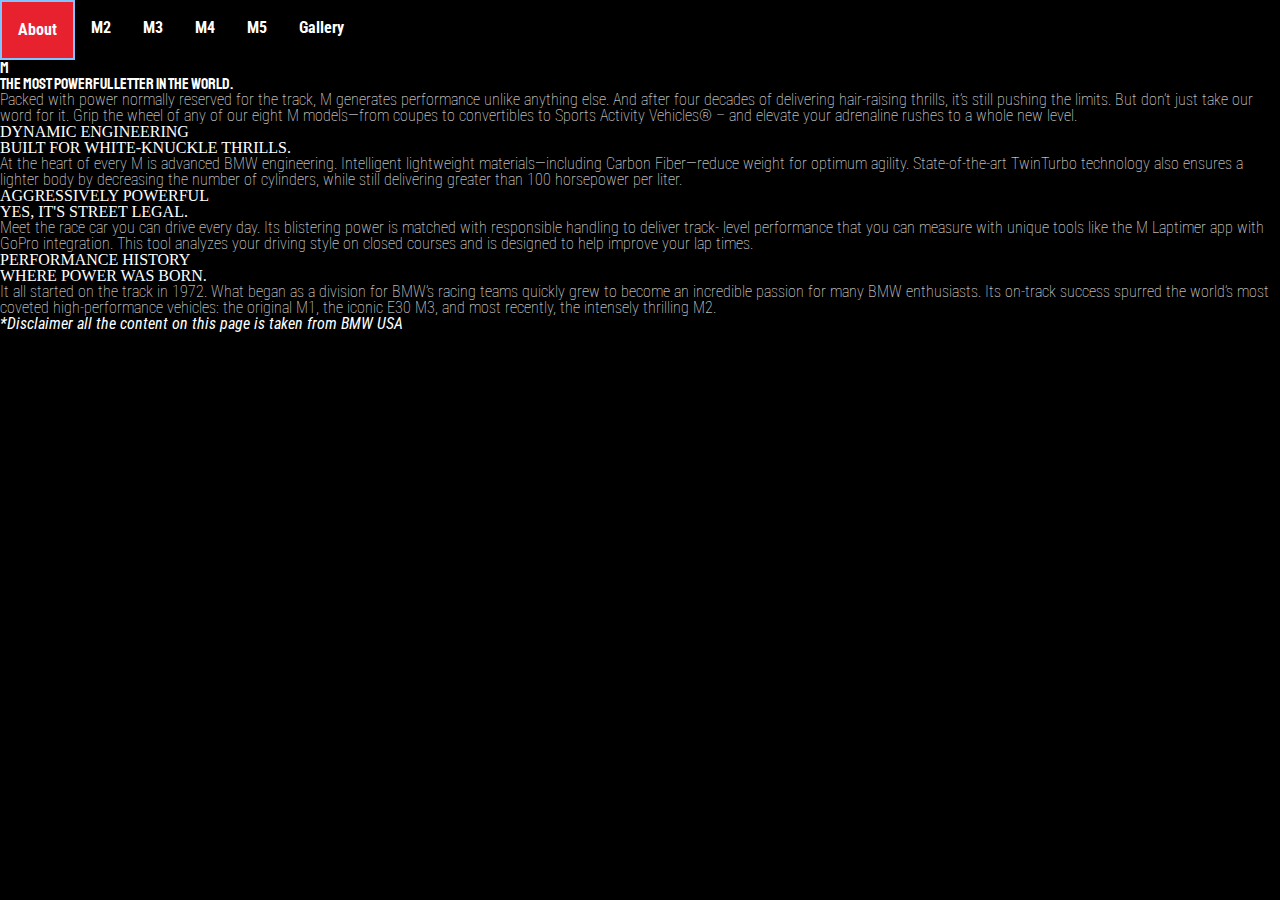
<file: index.html>
<!DOCTYPE html>
<html lang = "en">
<head>
	<meta charset = "UTF-8">
	<meta name = ‘viewport’ content=‘width=device-width, initial-scale=1’>
	<link rel = "stylesheet" href = "css/reset.css">
	<link rel = "stylesheet" href = "css/main.css">
	<link rel = "stylesheet" href = "css/nav.css">
	<link rel="icon" href="imgs/mserieslogo.png">
	<link href="https://fonts.googleapis.com/css?family=Roboto%7CRoboto+Condensed%7CStaatliches" rel="stylesheet">
	<title>About</title>
</head>

<body>
	<a href="#content" class = "skip" tabindex= "0">Skip to Content</a>
	<header>
		<nav>
			<ul>

				<li><a href = "index.html" class="active">About</a></li>
				<li><a href = "m2.html">M2</a></li>
				<li><a href = "m3.html">M3</a></li>
				<li><a href = "m4.html">M4</a></li>
				<li><a href = "m5.html">M5</a></li>
				<li><a href = "gallery.html">Gallery</a></li>
				
			</ul>
		</nav>
	</header>

<main>
<div id = "content">
<h1>M</h1>
<h1>THE MOST POWERFUL LETTER IN THE WORLD.</h1>

<p>Packed with power normally reserved for the track, M generates performance unlike anything else. And after four decades of delivering hair-raising thrills, it’s still pushing the limits. But don’t just take our word for it. Grip the wheel of any of our eight M models—from coupes to convertibles to Sports Activity Vehicles® – and elevate your adrenaline rushes to a whole new level.</p> </div>

<h2>DYNAMIC ENGINEERING</h2>

<h3>BUILT FOR WHITE-KNUCKLE THRILLS.</h3>
<p>At the heart of every M is advanced BMW engineering. Intelligent lightweight materials—including Carbon Fiber—reduce weight for optimum agility. State-of-the-art TwinTurbo technology also ensures a lighter body by decreasing the number of cylinders, while still delivering greater than 100 horsepower per liter.</p>

<h2>AGGRESSIVELY POWERFUL</h2>

<h3>YES, IT'S STREET LEGAL.</h3>
<p>Meet the race car you can drive every day. Its blistering power is matched with responsible handling to deliver track- level performance that you can measure with unique tools like the M Laptimer app with GoPro integration. This tool analyzes your driving style on closed courses and is designed to help improve your lap times.</p>

<h2>PERFORMANCE HISTORY</h2>

<h3>WHERE POWER WAS BORN.</h3>
<p>It all started on the track in 1972. What began as a division for BMW’s racing teams quickly grew to become an incredible passion for many BMW enthusiasts. Its on-track success spurred the world’s most coveted high-performance vehicles: the original M1, the iconic E30 M3, and most recently, the intensely thrilling M2.</p>
</main>

<footer>
  <p>*Disclaimer all the content on this page is taken from BMW USA</p>
</footer>

</body>
</html>
</file>
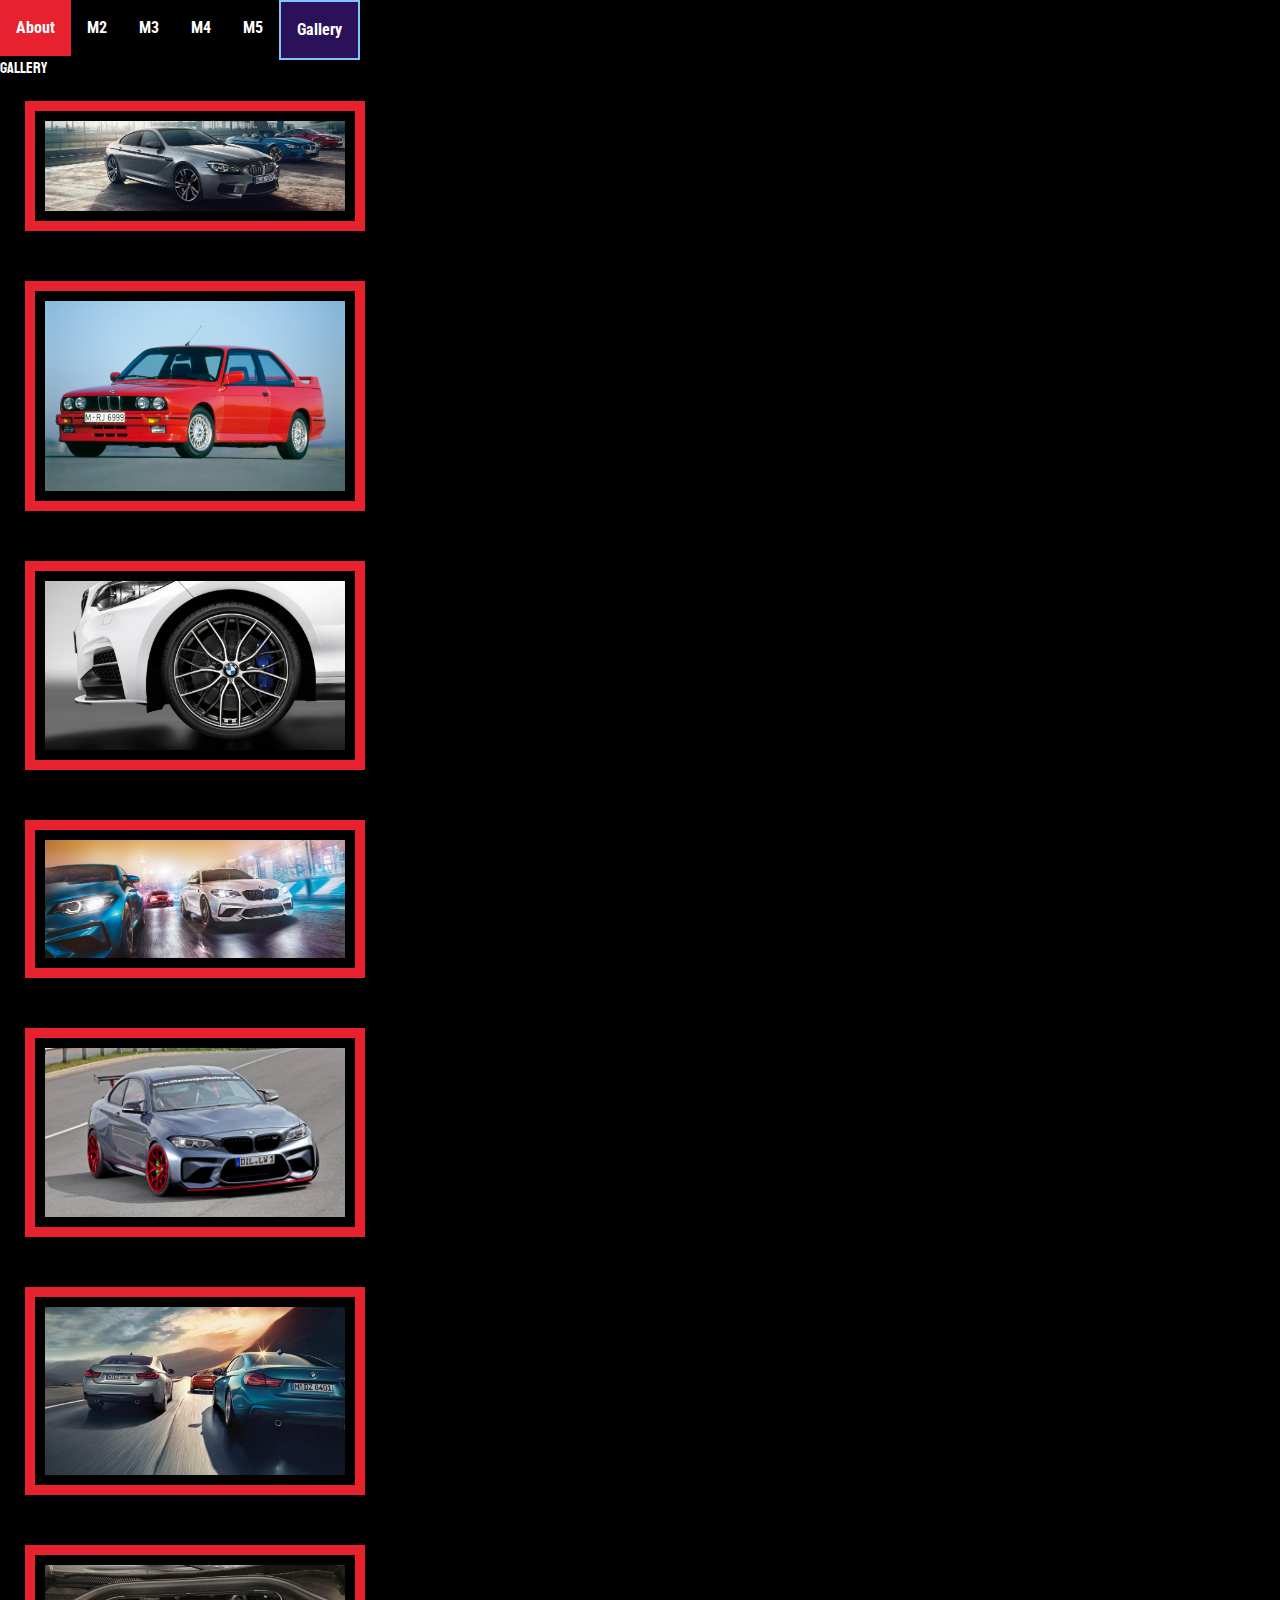
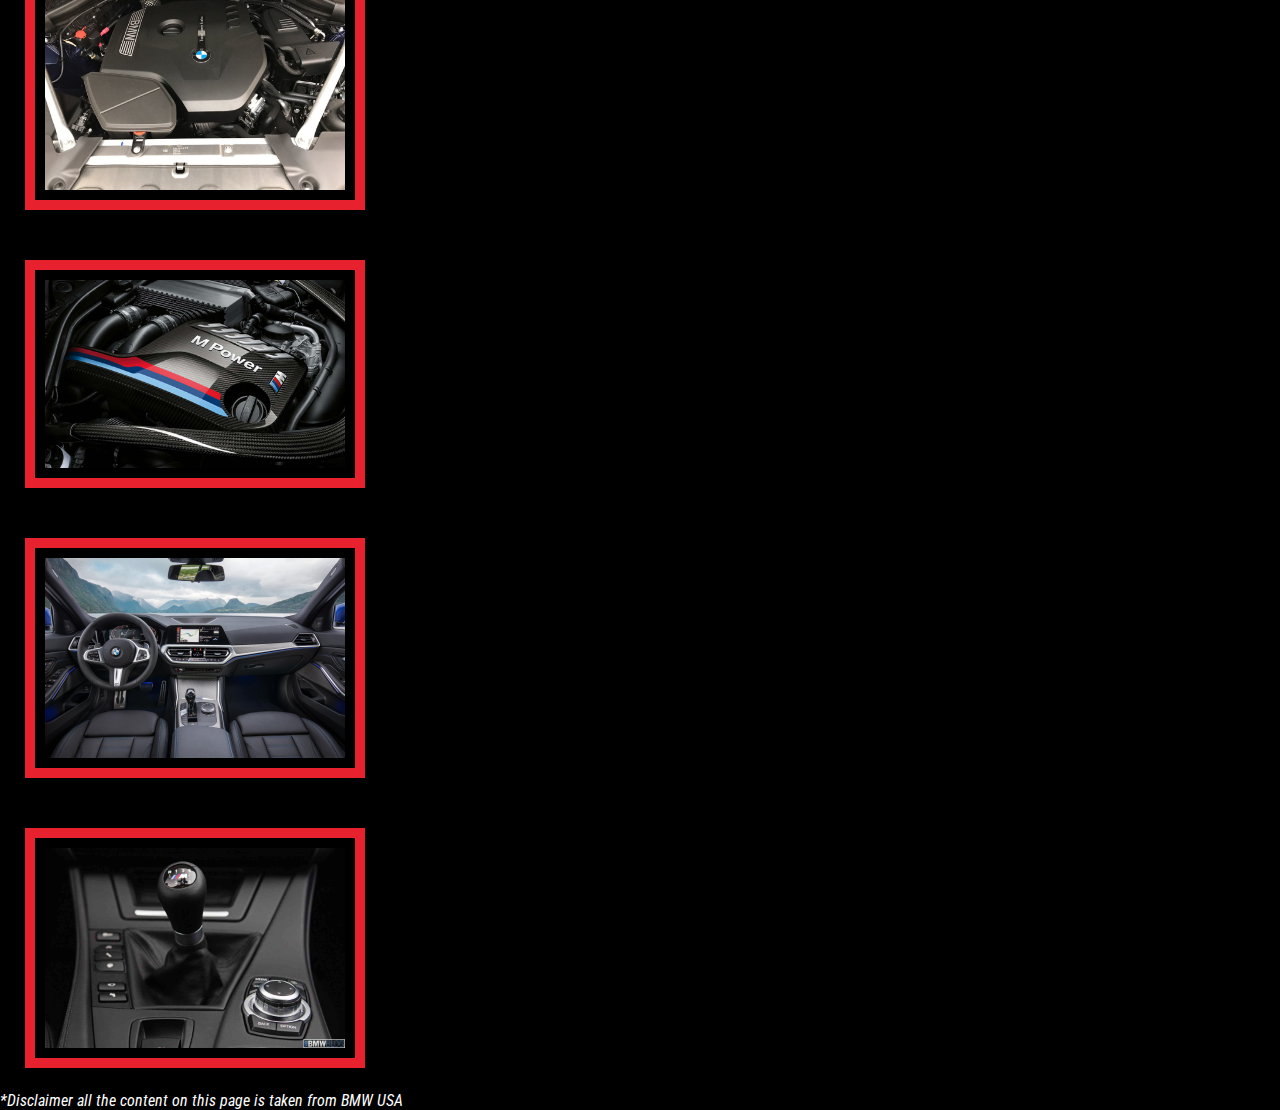
<file: gallery.html>
<!DOCTYPE html>
<html lang = "en">
<head>
	<meta charset = "UTF-8">
	<meta name = ‘viewport’ content=‘width=device-width, initial-scale=1’>
	<link rel = "stylesheet" href = "css/reset.css">
	<link rel = "stylesheet" href = "css/main.css">
	<link rel = "stylesheet" href = "css/nav.css">
	<link rel = "stylesheet" href = "css/gallery.css">
	<link rel="icon" href="imgs/mserieslogo.png">
	<link href="https://fonts.googleapis.com/css?family=Roboto%7CRoboto+Condensed%7CStaatliches" rel="stylesheet">
	<title>Gallery</title>
</head>

<body>
	<a href="#content" class = "skip" tabindex= "0">Skip to Content</a>
	<header>
		<nav>
			<ul>

				<li><a href = "index.html">About</a></li>
				<li><a href = "m2.html">M2</a></li>
				<li><a href = "m3.html">M3</a></li>
				<li><a href = "m4.html">M4</a></li>
				<li><a href = "m5.html">M5</a></li>
				<li><a href = "gallery.html" class="active">Gallery</a></li>
				
			</ul>
		</nav>
	</header>

<main>
<div id = "content">
<h1>GALLERY</h1>

	<div class = "gallery">
		<img src="imgs/1.jpg" alt="Grey, Blue and Red BMW Cars lined up"/>
	</div>

	<div class = "gallery">
		<img src="imgs/oldcar.jpg" alt="An old Red BMW Model Car"/>
	</div>

	<div class = "gallery">
		<img src="imgs/rims.jpeg" alt="Front rim of White BMW Car"/>
	</div>	

	<div class = "gallery">
		<img src="imgs/streetlegal.jpg" alt="Blue, Red and White BMW Cars on the street"/>
	</div>

	<div class = "gallery">
		<img src="imgs/streetlegal2.jpg" alt="Grey BMW Sports Car on track"/>
	</div>

	<div class = "gallery">
		<img src="imgs/streetlegal3.jpeg" alt="Back of a Grey, Red and blue BMW Car driving in sunset"/>
	</div>

	<div class = "gallery">
		<img src="imgs/engine.jpg" alt="Engine of a BMW Car"/>
	</div>

	<div class = "gallery">
		<img src="imgs/engine2.jpg" alt="Engine of a BMW Car"/>
	</div>

	<div class = "gallery">
		<img src="imgs/interior.jpg" alt="Interior of a BMW Car"/>
	</div>

	<div class = "gallery">
		<img src="imgs/gear.jpg" alt="Stick shift of a BMW Car"/>
	</div>

</div>
</main>

<footer>
  <p>*Disclaimer all the content on this page is taken from BMW USA</p>
</footer>

</body>
</html>
</file>
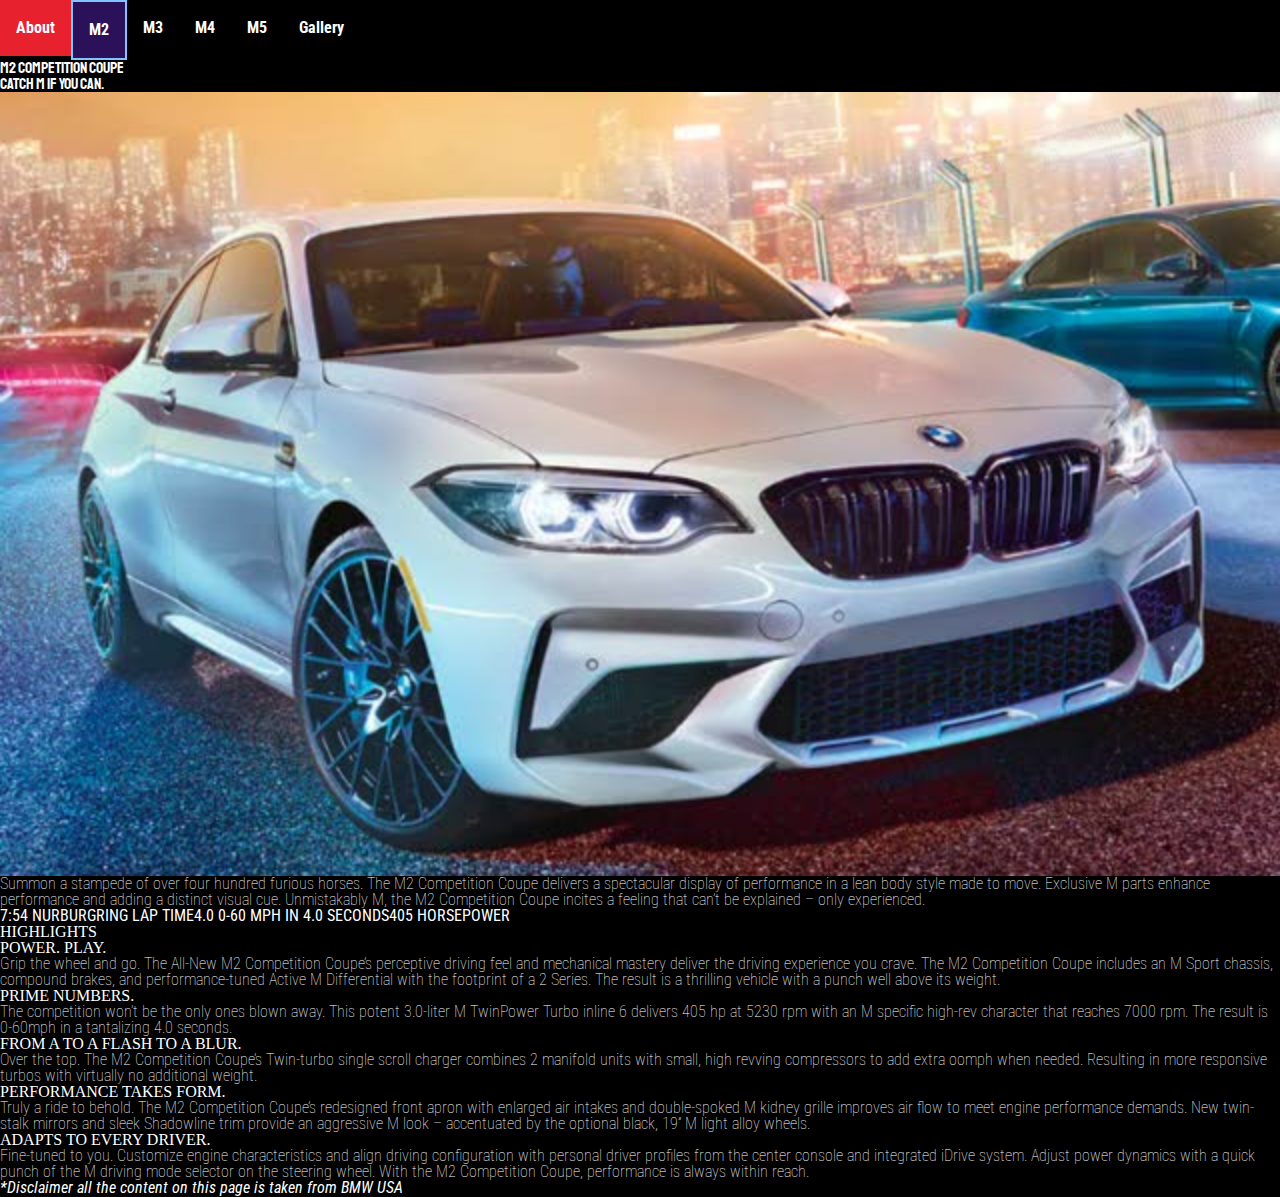
<file: m2.html>
<!DOCTYPE html>
<html lang = "en">
<head>
	<meta charset = "UTF-8">
	<meta name = ‘viewport’ content=‘width=device-width, initial-scale=1’>   
	<link rel = "stylesheet" href = "css/reset.css">
	<link rel = "stylesheet" href = "css/main.css">
	<link rel = "stylesheet" href = "css/nav.css">
	<link rel="icon" href="imgs/mserieslogo.png">
	<link rel="stylesheet"href="https://use.fontawesome.com/releases/v5.7.2/css/all.css" integrity="sha384-fnmOCqbTlWIlj8LyTjo7mOUStjsKC4pOpQbqyi7RrhN7udi9RwhKkMHpvLbHG9Sr"crossorigin="anonymous">
	<link href="https://fonts.googleapis.com/css?family=Roboto%7CRoboto+Condensed%7CStaatliches" rel="stylesheet">

<title>M2</title>
</head>

<body>
	<a href="#content" class = "skip" tabindex= "0">Skip to Content</a>
	<header>
		<nav>
			<ul>

				<li><a href = "index.html">About</a></li>
				<li><a href = "m2.html" class="active">M2</a></li>
				<li><a href = "m3.html">M3</a></li>
				<li><a href = "m4.html">M4</a></li>
				<li><a href = "m5.html">M5</a></li>
				<li><a href = "gallery.html">Gallery</a></li>
				
			</ul>
		</nav>
	</header>

<main>
<div id = "content">
<h1>M2 Competition Coupe</h1>
<h1>CATCH M IF YOU CAN.</h1>

<img src="imgs/m2.jpeg" alt="White BMW M2 Car"/>

<p>Summon a stampede of over four hundred furious horses. The M2 Competition Coupe delivers a spectacular display of performance in a lean body style made to move. Exclusive M parts enhance performance and adding a distinct visual cue. Unmistakably M, the M2 Competition Coupe incites a feeling that can’t be explained – only experienced.</p>
</div>

<div id="highlights">
	<ul>
		<li ><i class="fas fa-flag-checkered"> 7:54 NÜRBURGRING LAP TIME</i></li>
		<li><i class="fas fa-tachometer-alt"> 4.0 0-60 MPH IN 4.0 SECONDS</i></li>
		<li><i class="fas fa-bolt"> 405 HORSEPOWER</i></li>
	</ul>
</div>

<h2>HIGHLIGHTS</h2>

<div>
<h2>POWER. PLAY.</h2>
<p>Grip the wheel and go. The All-New M2 Competition Coupe’s perceptive driving feel and mechanical mastery deliver the driving experience you crave. The M2 Competition Coupe includes an M Sport chassis, compound brakes, and performance-tuned Active M Differential with the footprint of a 2 Series. The result is a thrilling vehicle with a punch well above its weight.</p> </div>

<div>
<h2>PRIME NUMBERS.</h2>
<p>The competition won’t be the only ones blown away. This potent 3.0-liter M TwinPower Turbo inline 6 delivers 405 hp at 5230 rpm with an M specific high-rev character that reaches 7000 rpm. The result is 0-60mph in a tantalizing 4.0 seconds.</p></div>

<div>
<h2>FROM A TO A FLASH TO A BLUR.</h2>
<p>Over the top. The M2 Competition Coupe’s Twin-turbo single scroll charger combines 2 manifold units with small, high revving compressors to add extra oomph when needed. Resulting in more responsive turbos with virtually no additional weight.</p></div>

<div>
<h2>PERFORMANCE TAKES FORM.</h2>
<p>Truly a ride to behold. The M2 Competition Coupe’s redesigned front apron with enlarged air intakes and double-spoked M kidney grille improves air flow to meet engine performance demands. New twin-stalk mirrors and sleek Shadowline trim provide an aggressive M look – accentuated by the optional black, 19’’ M light alloy wheels.</p></div>

<div>
<h2>ADAPTS TO EVERY DRIVER.</h2>
<p>Fine-tuned to you. Customize engine characteristics and align driving configuration with personal driver profiles from the center console and integrated iDrive system. Adjust power dynamics with a quick punch of the M driving mode selector on the steering wheel. With the M2 Competition Coupe, performance is always within reach.</p></div>

</main>

<footer>
  <p>*Disclaimer all the content on this page is taken from BMW USA</p>
</footer>

</body>
</html>
</file>
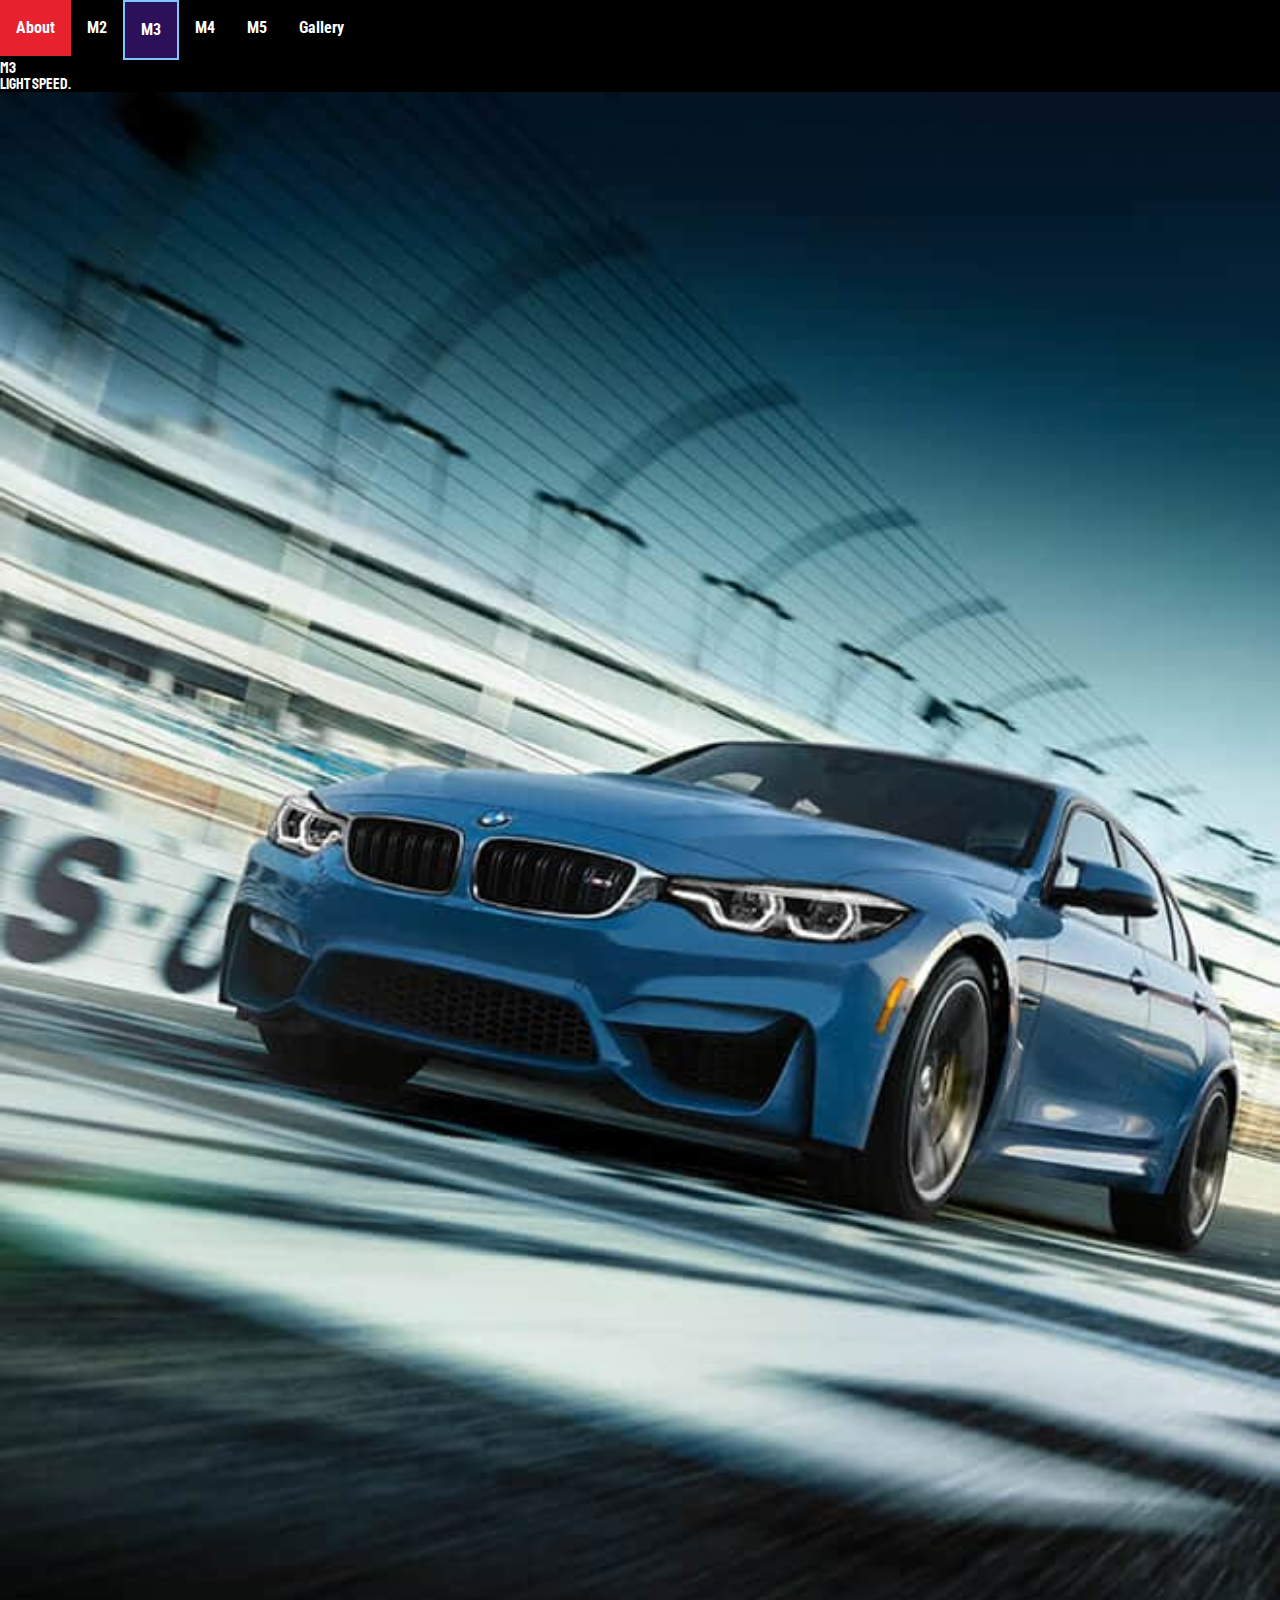
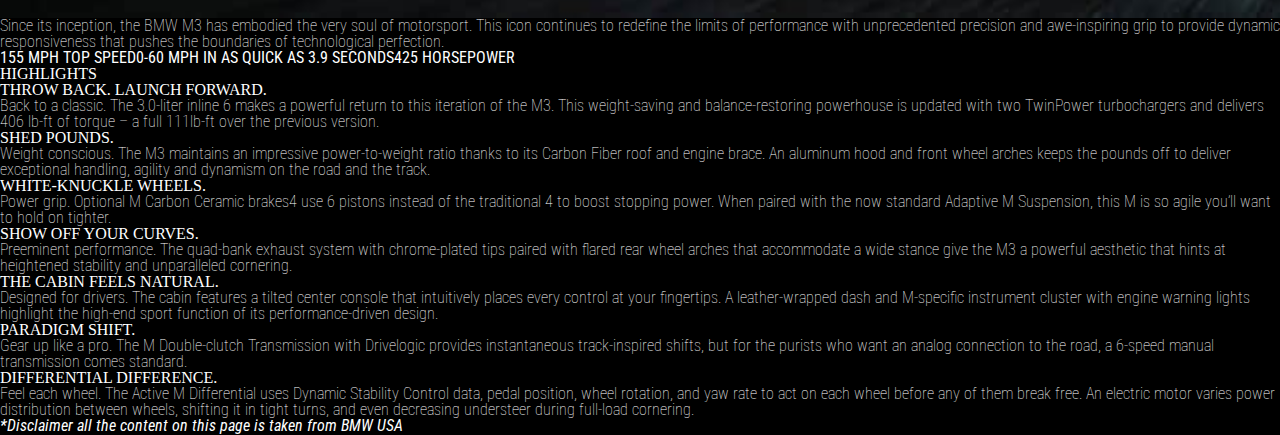
<file: m3.html>
<!DOCTYPE html>
<html lang = "en">
<head>
	<meta charset = "UTF-8">
	<meta name = ‘viewport’ content=‘width=device-width, initial-scale=1’>
	<link rel = "stylesheet" href = "css/reset.css">
	<link rel = "stylesheet" href = "css/main.css">
	<link rel = "stylesheet" href = "css/nav.css">
	<link rel="icon" href="imgs/mserieslogo.png">
	<link rel="stylesheet" href="https://use.fontawesome.com/releases/v5.7.2/css/all.css" integrity="sha384-fnmOCqbTlWIlj8LyTjo7mOUStjsKC4pOpQbqyi7RrhN7udi9RwhKkMHpvLbHG9Sr" crossorigin="anonymous">
	<link href="https://fonts.googleapis.com/css?family=Roboto%7CRoboto+Condensed%7CStaatliches" rel="stylesheet">
	<title>M3</title>
</head>

<body>
	<a href="#content" class = "skip" tabindex= "0">Skip to Content</a>
	<header>
		<nav>
			<ul>

				<li><a href = "index.html">About</a></li>
				<li><a href = "m2.html">M2</a></li>
				<li><a href = "m3.html" class="active">M3</a></li>
				<li><a href = "m4.html">M4</a></li>
				<li><a href = "m5.html">M5</a></li>
				<li><a href = "gallery.html">Gallery</a></li>
				
			</ul>
		</nav>
	</header>

<main>
<div id = "content">
<h1>M3</h1>
<h1>LIGHT SPEED.</h1>

<img src="imgs/m3.jpg" alt="Blue BMW M3 Car on a racetrack"/>

<p>Since its inception, the BMW M3 has embodied the very soul of motorsport. This icon continues to redefine the limits of performance with unprecedented precision and awe-inspiring grip to provide dynamic responsiveness that pushes the boundaries of technological perfection.</p>
</div>

<div id = "highlights">
	<ul>
		<li><i class="fas fa-tachometer-alt"> 155 MPH TOP SPEED</i></li>
		<li><i class="fas fa-wind"></i> 0-60 MPH IN AS QUICK AS 3.9 SECONDS</li>
		<li><i class="fas fa-bolt"> 425 HORSEPOWER</i></li>
	</ul>
</div>

<h2>HIGHLIGHTS</h2>

<h2>THROW BACK. LAUNCH FORWARD.</h2>
<p>Back to a classic. The 3.0-liter inline 6 makes a powerful return to this iteration of the M3. This weight-saving and balance-restoring powerhouse is updated with two TwinPower turbochargers and delivers 406 lb-ft of torque – a full 111lb-ft over the previous version.</p>

<h2>SHED POUNDS.</h2>
<p>Weight conscious. The M3 maintains an impressive power-to-weight ratio thanks to its Carbon Fiber roof and engine brace. An aluminum hood and front wheel arches keeps the pounds off to deliver exceptional handling, agility and dynamism on the road and the track.</p>

<h2>WHITE-KNUCKLE WHEELS.</h2>
<p>Power grip. Optional M Carbon Ceramic brakes4 use 6 pistons instead of the traditional 4 to boost stopping power. When paired with the now standard Adaptive M Suspension, this M is so agile you’ll want to hold on tighter.</p>

<h2>SHOW OFF YOUR CURVES.</h2>
<p>Preeminent performance. The quad-bank exhaust system with chrome-plated tips paired with flared rear wheel arches that accommodate a wide stance give the M3 a powerful aesthetic that hints at heightened stability and unparalleled cornering.</p>

<h2>THE CABIN FEELS NATURAL.</h2>
<p>Designed for drivers. The cabin features a tilted center console that intuitively places every control at your fingertips. A leather-wrapped dash and M-specific instrument cluster with engine warning lights highlight the high-end sport function of its performance-driven design.</p>

<h2>PARADIGM SHIFT.</h2>
<p>Gear up like a pro. The M Double-clutch Transmission with Drivelogic provides instantaneous track-inspired shifts, but for the purists who want an analog connection to the road, a 6-speed manual transmission comes standard.</p>

<h2>DIFFERENTIAL DIFFERENCE.</h2>
<p>Feel each wheel. The Active M Differential uses Dynamic Stability Control data, pedal position, wheel rotation, and yaw rate to act on each wheel before any of them break free. An electric motor varies power distribution between wheels, shifting it in tight turns, and even decreasing understeer during full-load cornering.</p>

</main>

<footer>
  <p>*Disclaimer all the content on this page is taken from BMW USA</p>
</footer>

</body>
</html>
</file>
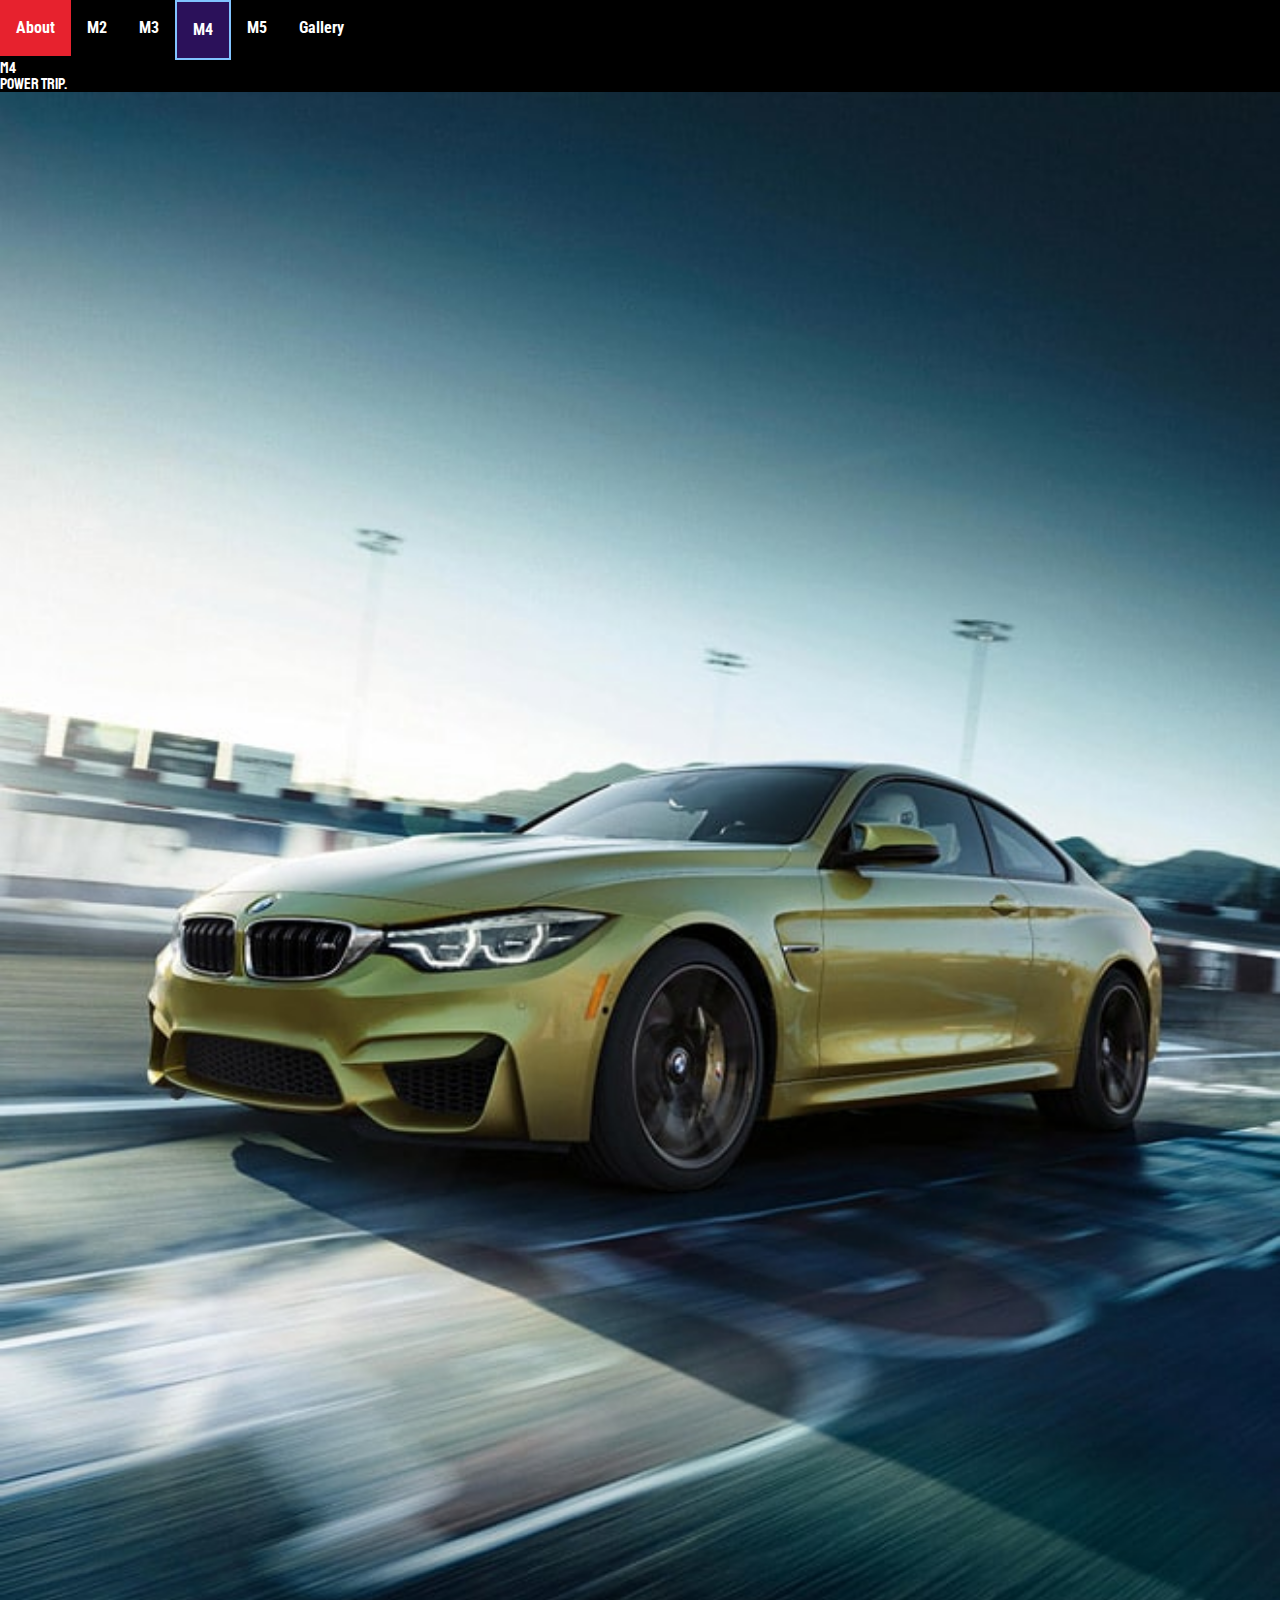
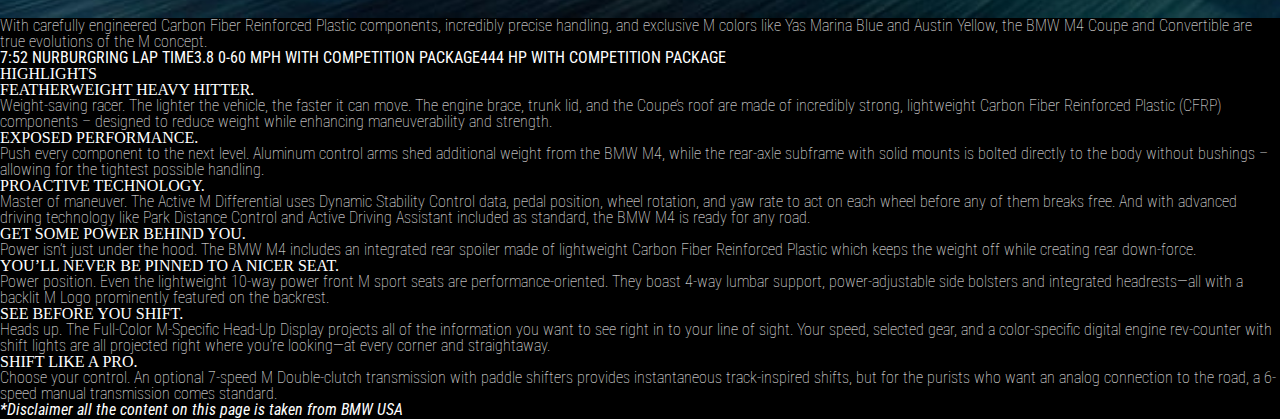
<file: m4.html>
<!DOCTYPE html>
<html lang = "en">
<head>
	<meta charset = "UTF-8">
	<meta name = ‘viewport’ content=‘width=device-width, initial-scale=1’>
	<link rel = "stylesheet" href = "css/reset.css">
	<link rel = "stylesheet" href = "css/main.css">
	<link rel = "stylesheet" href = "css/nav.css">
	<link rel="icon" href="imgs/mserieslogo.png">
	<link rel="stylesheet" href="https://use.fontawesome.com/releases/v5.7.2/css/all.css" integrity="sha384-fnmOCqbTlWIlj8LyTjo7mOUStjsKC4pOpQbqyi7RrhN7udi9RwhKkMHpvLbHG9Sr" crossorigin="anonymous">
	<link href="https://fonts.googleapis.com/css?family=Roboto%7CRoboto+Condensed%7CStaatliches" rel="stylesheet">
	<title>M4</title>
</head>

<body>
	<a href="#content" class = "skip" tabindex= "0">Skip to Content</a>
	<header>
		<nav>
			<ul>

				<li><a href = "index.html">About</a></li>
				<li><a href = "m2.html">M2</a></li>
				<li><a href = "m3.html">M3</a></li>
				<li><a href = "m4.html" class="active">M4</a></li>
				<li><a href = "m5.html">M5</a></li>
				<li><a href = "gallery.html">Gallery</a></li>
				
			</ul>
		</nav>
	</header>

<main>

<div id = "content">
<h1>M4</h1> 
<h1>POWER TRIP.</h1>

<img src="imgs/m4.jpg" alt="Gold BMW M4 Car driving"/>

<p>With carefully engineered Carbon Fiber Reinforced Plastic components, incredibly precise handling, and exclusive M colors like Yas Marina Blue and Austin Yellow, the BMW M4 Coupe and Convertible are true evolutions of the M concept.</p>
</div>

<div id = "highlights">
	<ul>
		<li><i class="fas fa-flag-checkered"> 7:52 NÜRBURGRING LAP TIME</i></li>
		<li><i class="fas fa-tachometer-alt"> 3.8 0-60 MPH WITH COMPETITION PACKAGE</i></li>
		<li><i class="fas fa-bolt"> 444 HP WITH COMPETITION PACKAGE</i></li>
	</ul>
</div>

<h2>HIGHLIGHTS</h2>

<h2>FEATHERWEIGHT HEAVY HITTER.</h2>
<p>Weight-saving racer. The lighter the vehicle, the faster it can move. The engine brace, trunk lid, and the Coupe’s roof are made of incredibly strong, lightweight Carbon Fiber Reinforced Plastic (CFRP) components – designed to reduce weight while enhancing maneuverability and strength.</p>

<h2>EXPOSED PERFORMANCE.</h2>
<p>Push every component to the next level. Aluminum control arms shed additional weight from the BMW M4, while the rear-axle subframe with solid mounts is bolted directly to the body without bushings – allowing for the tightest possible handling.</p>

<h2>PROACTIVE TECHNOLOGY.</h2>
<p>Master of maneuver. The Active M Differential uses Dynamic Stability Control data, pedal position, wheel rotation, and yaw rate to act on each wheel before any of them breaks free. And with advanced driving technology like Park Distance Control and Active Driving Assistant included as standard, the BMW M4 is ready for any road.</p>

<h2>GET SOME POWER BEHIND YOU.</h2>
<p>Power isn’t just under the hood. The BMW M4 includes an integrated rear spoiler made of lightweight Carbon Fiber Reinforced Plastic which keeps the weight off while creating rear down-force.</p>

<h2>YOU’LL NEVER BE PINNED TO A NICER SEAT.</h2>
<p>Power position. Even the lightweight 10-way power front M sport seats are performance-oriented. They boast 4-way lumbar support, power-adjustable side bolsters and integrated headrests—all with a backlit M Logo prominently featured on the backrest.</p>

<h2>SEE BEFORE YOU SHIFT.</h2>
<p>Heads up. The Full-Color M-Specific Head-Up Display projects all of the information you want to see right in to your line of sight. Your speed, selected gear, and a color-specific digital engine rev-counter with shift lights are all projected right where you’re looking—at every corner and straightaway.</p>

<h2>SHIFT LIKE A PRO.</h2>
<p>Choose your control. An optional 7-speed M Double-clutch transmission with paddle shifters provides instantaneous track-inspired shifts, but for the purists who want an analog connection to the road, a 6-speed manual transmission comes standard.</p>

</main>

<footer>
  <p>*Disclaimer all the content on this page is taken from BMW USA</p>
</footer>

</body>
</html>
</file>
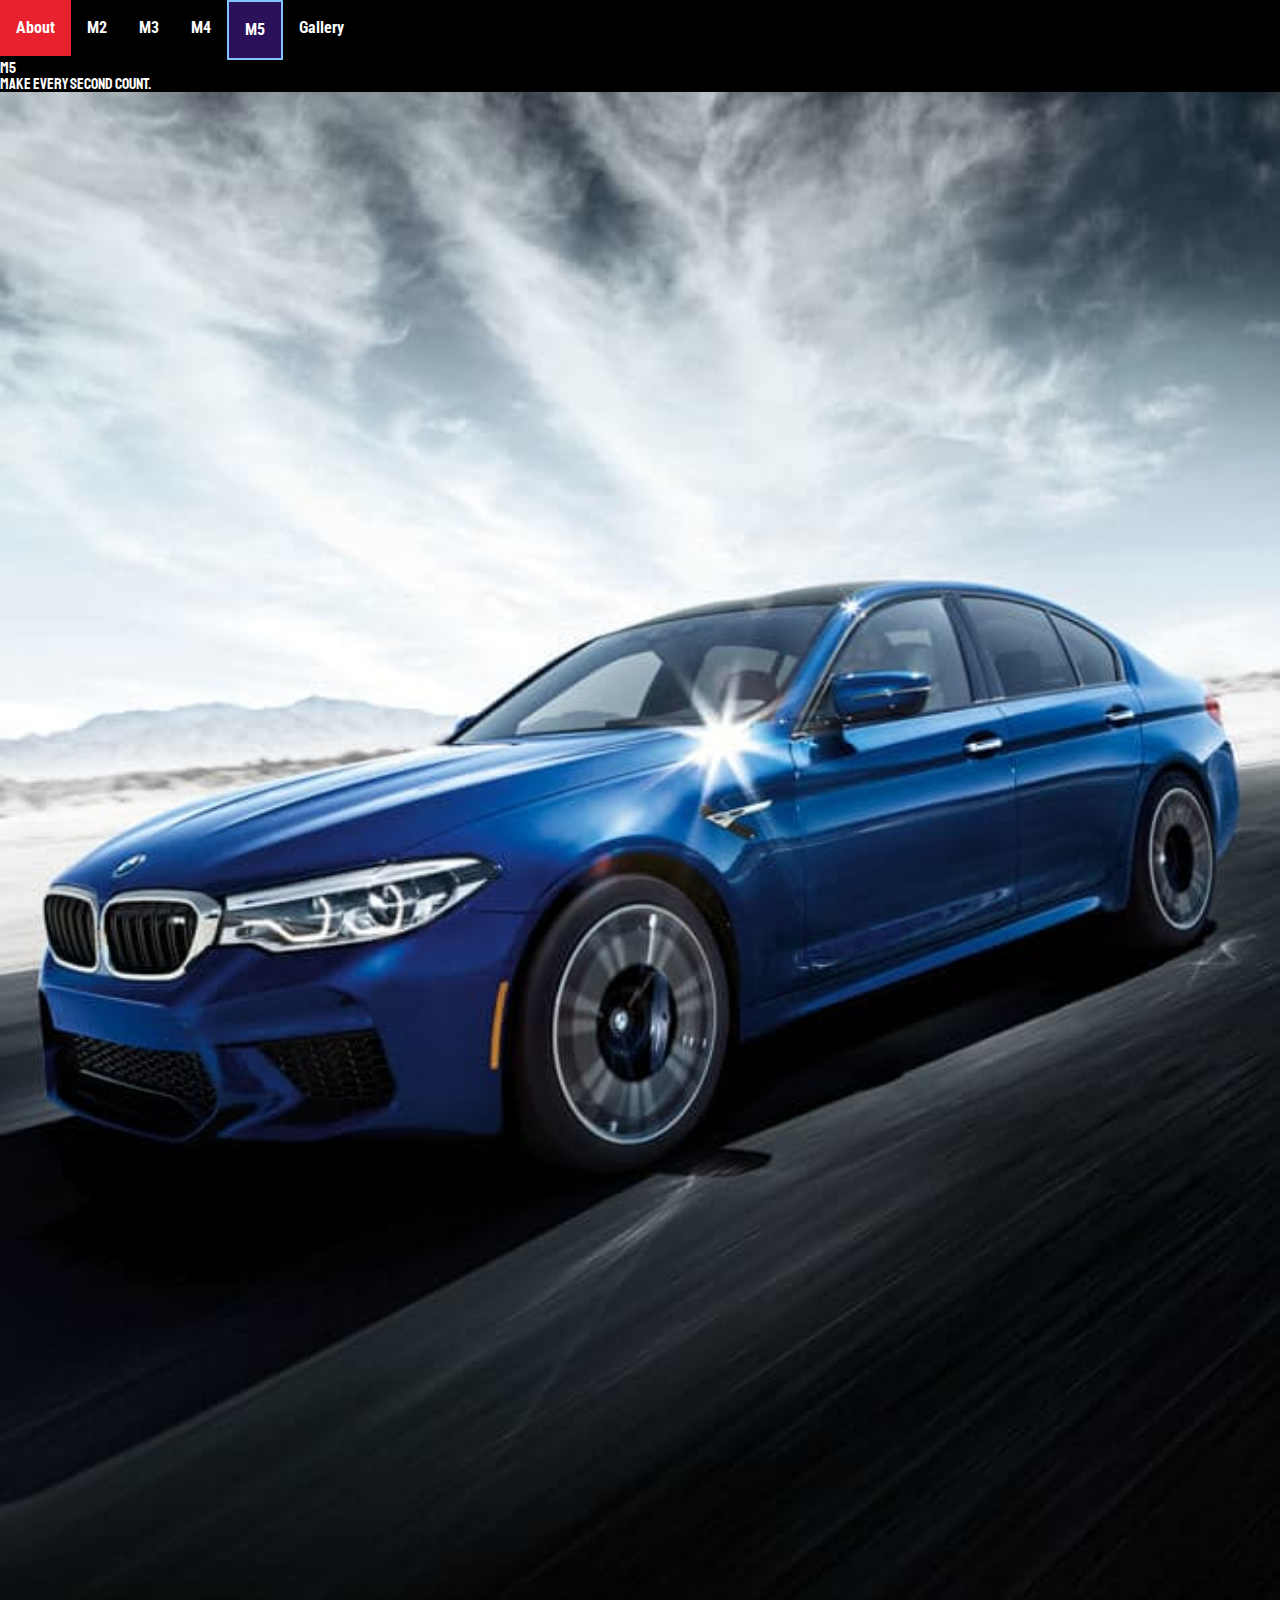
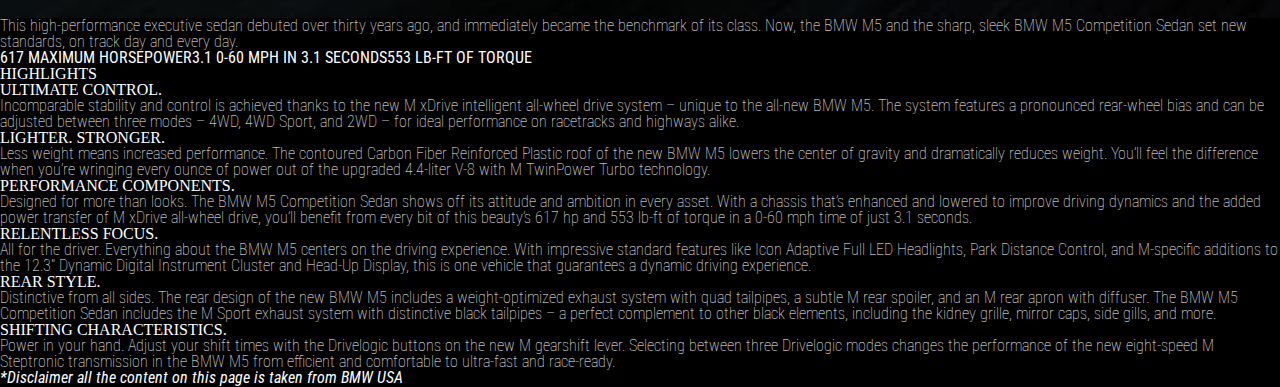
<file: m5.html>
<!DOCTYPE html>
<html lang = "en">
<head>
	<meta charset = "UTF-8">
	<meta name = ‘viewport’ content=‘width=device-width, initial-scale=1’>
	<link rel = "stylesheet" href = "css/reset.css">
	<link rel = "stylesheet" href = "css/main.css">
	<link rel = "stylesheet" href = "css/nav.css">
	<link rel="icon" href="imgs/mserieslogo.png">
	<link rel="stylesheet" href="https://use.fontawesome.com/releases/v5.7.2/css/all.css" integrity="sha384-fnmOCqbTlWIlj8LyTjo7mOUStjsKC4pOpQbqyi7RrhN7udi9RwhKkMHpvLbHG9Sr" crossorigin="anonymous">
	<link href="https://fonts.googleapis.com/css?family=Roboto%7CRoboto+Condensed%7CStaatliches" rel="stylesheet">
	<title>M5</title>
</head>

<body>
	<a href="#content" class = "skip" tabindex= "0">Skip to Content</a>
	<header>
		<nav>
			<ul>

				<li><a href = "index.html">About</a></li>
				<li><a href = "m2.html">M2</a></li>
				<li><a href = "m3.html">M3</a></li>
				<li><a href = "m4.html">M4</a></li>
				<li><a href = "m5.html" class="active">M5</a></li>
				<li><a href = "gallery.html">Gallery</a></li>
				
			</ul>
		</nav>
	</header>

<main>
<div id = "content">
<h1>M5</h1>
<h1>MAKE EVERY SECOND COUNT.</h1>

<img src="imgs/m5.jpg" alt="Blue BMW M5 Car on the road"/>

<p>This high-performance executive sedan debuted over thirty years ago, and immediately became the benchmark of its class. Now, the BMW M5 and the sharp, sleek BMW M5 Competition Sedan set new standards, on track day and every day.</p>
</div>

<div id = "highlights">
	<ul>
		<li><i class="fas fa-bolt"> 617 MAXIMUM HORSEPOWER</i></li>
		<li><i class="fas fa-tachometer-alt"> 3.1 0-60 MPH IN 3.1 SECONDS</i></li>
		<li><i class="fas fa-spinner"> 553 LB-FT OF TORQUE</i></li>
	</ul>
</div>

<h2>HIGHLIGHTS</h2>

<h2>ULTIMATE CONTROL.</h2>
<p>Incomparable stability and control is achieved thanks to the new M xDrive intelligent all-wheel drive system – unique to the all-new BMW M5. The system features a pronounced rear-wheel bias and can be adjusted between three modes – 4WD, 4WD Sport, and 2WD – for ideal performance on racetracks and highways alike.</p>

<h2>LIGHTER. STRONGER.</h2>
<p>Less weight means increased performance. The contoured Carbon Fiber Reinforced
Plastic roof of the new BMW M5 lowers the center of gravity and dramatically reduces weight. You’ll feel the difference when you’re wringing every ounce of power out of the upgraded 4.4-liter V-8 with M TwinPower Turbo technology.</p>

<h2>PERFORMANCE COMPONENTS.</h2>
<p>Designed for more than looks. The BMW M5 Competition Sedan shows off its attitude and ambition in every asset. With a chassis that’s enhanced and lowered to improve driving dynamics and the added power transfer of M xDrive all-wheel drive, you’ll benefit from every bit of this beauty’s 617 hp and 553 lb-ft of torque in a 0-60 mph time of just 3.1 seconds.</p>

<h2>RELENTLESS FOCUS.</h2>
<p>All for the driver. Everything about the BMW M5 centers on the driving experience. With impressive standard features like Icon Adaptive Full LED Headlights, Park Distance Control, and M-specific additions to the 12.3" Dynamic Digital Instrument Cluster and Head-Up Display, this is one vehicle that guarantees a dynamic driving experience.</p>

<h2>REAR STYLE.</h2>
<p>Distinctive from all sides. The rear design of the new BMW M5 includes a weight-optimized exhaust system with quad tailpipes, a subtle M rear spoiler, and an M rear apron with diffuser. The BMW M5 Competition Sedan includes the M Sport exhaust system with distinctive black tailpipes – a perfect complement to other black elements, including the kidney grille, mirror caps, side gills, and more.</p>

<h2>SHIFTING CHARACTERISTICS.</h2>
<p>Power in your hand. Adjust your shift times with the Drivelogic buttons on the new M gearshift lever. Selecting between three Drivelogic modes changes the performance of the new eight-speed M Steptronic transmission in the BMW M5 from efficient and comfortable to ultra-fast and race-ready.</p>

</main>

<footer>
  <p>*Disclaimer all the content on this page is taken from BMW USA</p>
</footer>

</body>
</html>
</file>
<file: css/main.css>
* {
	font-family: roboto condensed;
  color: white;

}

h1 {
  /*from Google fonts*/
  font-family: Staatliches; 
}

h2,h3 {
  /*from Font Awesome*/
  font-family: trench;
}

body {
  background-color: #000000;
}

p {
  font-family: roboto condensed;
  font-weight: lighter;
}

footer {
	font-style: italic;
	font-weight: bold;
}

div {
  display: flex;
  flex-direction: column;
  justify-content: center;
}

div ul li i {
  color: white;
}

/*Skip to content*/
a.skip { 
  position:absolute; 
  left:-10000px; 
  top:auto; 
  width:1px; 
  height:1px; 
  overflow:hidden;
} 
 
a.skip:focus { 
  position:static; 
  width:auto; 
  height:auto; 
}
</file>
<file: css/nav.css>
ul {
  list-style-type: none;
  margin: 0;
  padding: 0;
  overflow: hidden;
  background-color: black;
}

li {
  float: left;
}

li > a {	
  display: block;
  font-family: roboto condensed;
  font-weight: bold;
  color: white;
  text-align: center;
  padding: 20px 16px;
  text-decoration: none;
}

li a:hover {
  background-color: #E7222E;
}

.active {
  background-color: #2B115A;
  border: 2px solid #81C4FF;
}
</file>
<file: css/gallery.css>
.gallery {
  margin: 5px;
  float: left;
  width: 300px;
  border: 10px solid #E7222E;
  padding: 10px;
  margin: 25px;
}

div.gallery img {
  width: 100%;
  height: auto;
}
</file>
